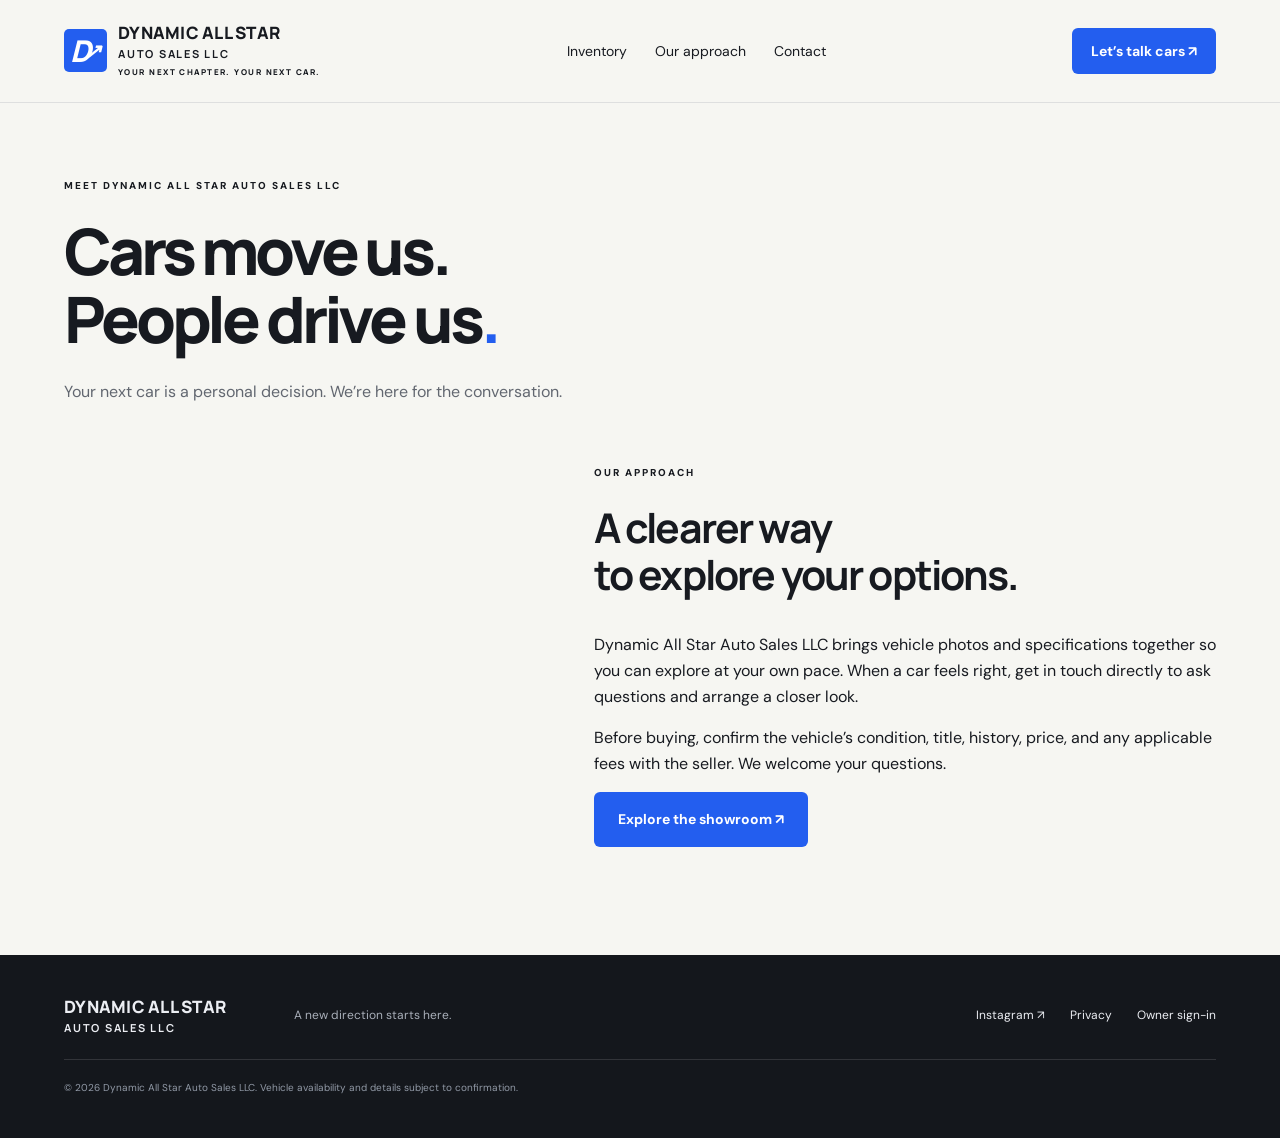
<file: about.html>
<!doctype html><html lang="en"><head><meta charset="utf-8"><meta name="viewport" content="width=device-width,initial-scale=1"><title>Our approach | Dynamic All Star Auto Sales LLC</title><meta name="description" content="Explore Dynamic All Star Auto Sales LLC vehicle photos, specifications and availability. Contact us directly about your next car."><meta name="theme-color" content="#111317"><link rel="icon" href="assets/favicon.svg"><link rel="stylesheet" href="assets/style.css"><script src="config.js" defer></script><script src="assets/app.js" defer></script></head><body data-page="about"><a class="skip" href="#main">Skip to content</a><header><div class="wrap header"><a class="brand" href="index.html"><span class="mark">D<span>↗</span></span><span><span class="brand-name">DYNAMIC ALL STAR <b>AUTO SALES LLC</b></span><small>YOUR NEXT CHAPTER. YOUR NEXT CAR.</small></span></a><nav aria-label="Main navigation"><a href="inventory.html">Inventory</a><a href="about.html">Our approach</a><a href="contact.html">Contact</a></nav><a class="button small" href="contact.html">Let’s talk cars ↗</a></div></header><main id="main"><section class="wrap page-head"><div class="eyebrow">MEET DYNAMIC ALL STAR AUTO SALES LLC</div><h1>Cars move us.<br>People drive us<span>.</span></h1><p>Your next car is a personal decision. We’re here for the conversation.</p></section><section class="wrap split"><div class="about-photo" role="img" aria-label="Illustrative car interior photograph"></div><div><div class="eyebrow">OUR APPROACH</div><h2>A clearer way<br>to explore your options.</h2><p>Dynamic All Star Auto Sales LLC brings vehicle photos and specifications together so you can explore at your own pace. When a car feels right, get in touch directly to ask questions and arrange a closer look.</p><p>Before buying, confirm the vehicle’s condition, title, history, price, and any applicable fees with the seller. We welcome your questions.</p><a href="inventory.html" class="button">Explore the showroom ↗</a></div></section></main><footer><div class="wrap foot"><a class="brand" href="index.html"><span class="brand-name">DYNAMIC ALL STAR <b>AUTO SALES LLC</b></span></a><p>A new direction starts here.</p><a href="https://www.instagram.com/dynamicauto1/" target="_blank" rel="noopener">Instagram ↗</a><a href="privacy.html">Privacy</a><a href="admin.html">Owner sign-in</a><small>© <span id="yr"></span> Dynamic All Star Auto Sales LLC. Vehicle availability and details subject to confirmation.</small></div></footer></body></html>
</file>
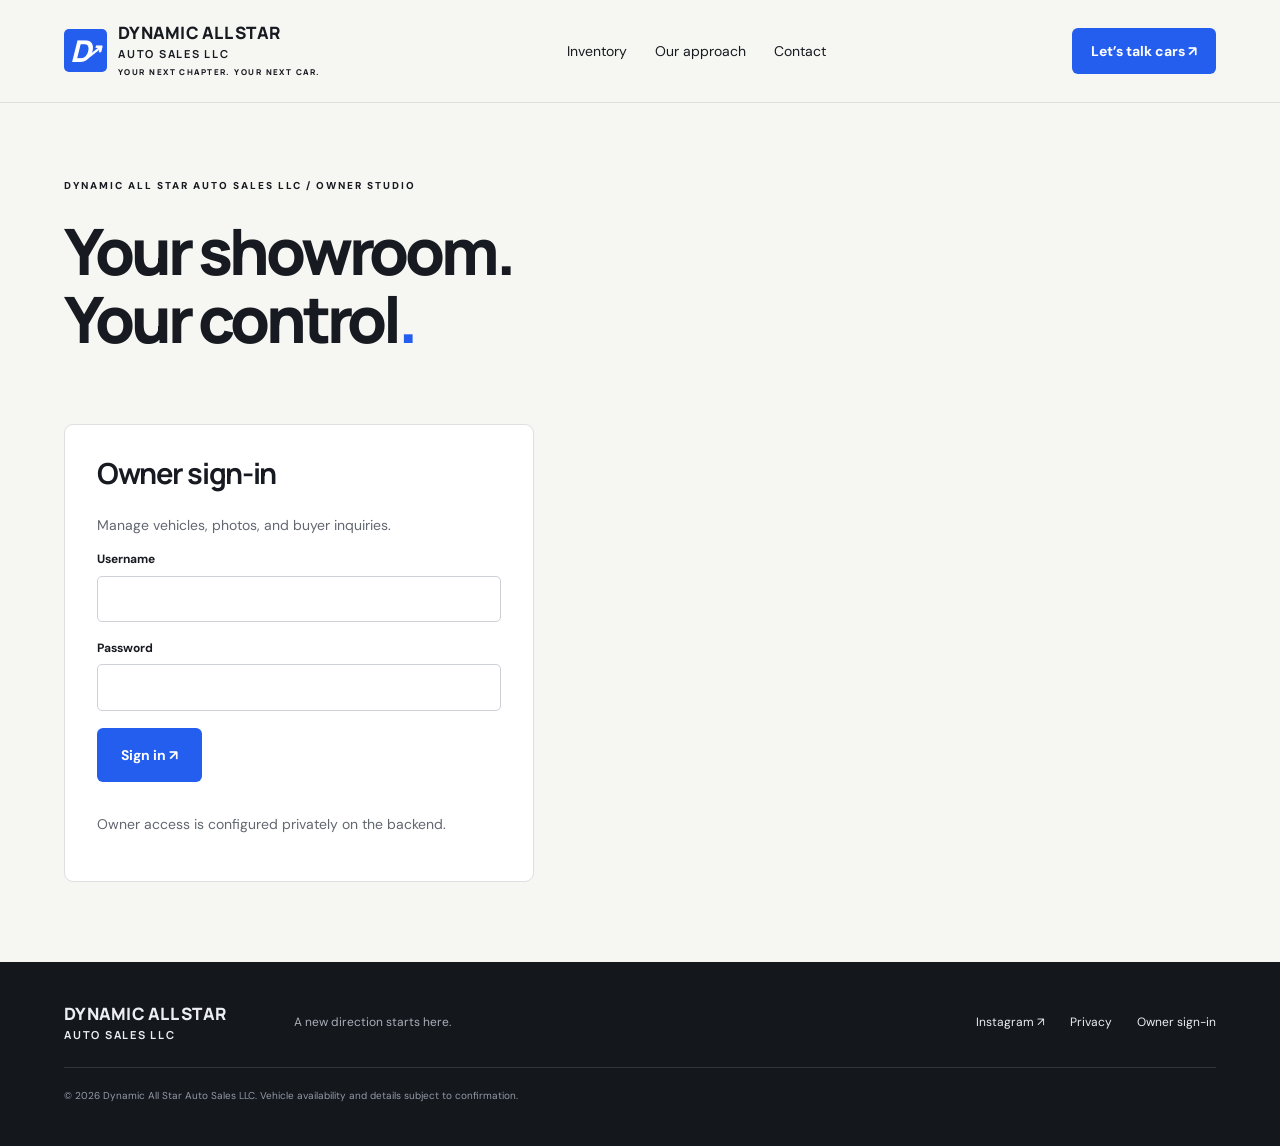
<file: admin.html>
<!doctype html><html lang="en"><head><meta charset="utf-8"><meta name="viewport" content="width=device-width,initial-scale=1"><title>Owner dashboard | Dynamic All Star Auto Sales LLC</title><meta name="description" content="Explore Dynamic All Star Auto Sales LLC vehicle photos, specifications and availability. Contact us directly about your next car."><meta name="robots" content="noindex,nofollow"><meta name="theme-color" content="#111317"><link rel="icon" href="assets/favicon.svg"><link rel="stylesheet" href="assets/style.css"><script src="config.js" defer></script><script src="assets/app.js" defer></script></head><body data-page="admin"><a class="skip" href="#main">Skip to content</a><header><div class="wrap header"><a class="brand" href="index.html"><span class="mark">D<span>↗</span></span><span><span class="brand-name">DYNAMIC ALL STAR <b>AUTO SALES LLC</b></span><small>YOUR NEXT CHAPTER. YOUR NEXT CAR.</small></span></a><nav aria-label="Main navigation"><a href="inventory.html">Inventory</a><a href="about.html">Our approach</a><a href="contact.html">Contact</a></nav><a class="button small" href="contact.html">Let’s talk cars ↗</a></div></header><main id="main"><section class="wrap page-head"><div class="eyebrow">DYNAMIC ALL STAR AUTO SALES LLC / OWNER STUDIO</div><h1>Your showroom.<br>Your control<span>.</span></h1></section><section class="wrap"><div id="loginPanel" class="panel login"><h2>Owner sign-in</h2><p>Manage vehicles, photos, and buyer inquiries.</p><form id="login" class="form"><label>Username<input name="username" autocomplete="username" required></label><label>Password<input name="password" type="password" autocomplete="current-password" required></label><button class="button">Sign in ↗</button><p role="status" class="form-status"></p></form><p class="muted">Owner access is configured privately on the backend.</p></div><div id="studio" hidden><div class="studio-bar"><div><button id="newCar" class="button">+ Add vehicle</button> <a class="secondary" href="inventory.html" target="_blank">View showroom ↗</a></div><button id="logout" class="secondary">Sign out</button></div><div class="metrics" id="metrics"></div><div class="tabs"><button data-tab="vehicles" class="active">Vehicles</button><button data-tab="leads">Buyer inquiries</button><button data-tab="settings">Business details</button></div><div id="vehiclesTab"><div id="adminCars"></div></div><div id="leadsTab" hidden><div id="leads"></div></div><div id="settingsTab" hidden><form id="settingsForm" class="form panel"><h2>Business details</h2><p>These details appear on the contact page.</p><label>Phone<input name="phone" type="tel"></label><label>Email<input name="email" type="email"></label><label>Business address<input name="address"></label><label>Hours / appointments<input name="hours"></label><button class="button">Save details</button><p class="form-status" role="status"></p></form></div><p id="studioStatus" role="status"></p></div></section><dialog id="editor"><div class="dialog-head"><div><div class="eyebrow">VEHICLE TEMPLATE</div><h2 id="editorTitle">Add a vehicle</h2></div><button id="closeEditor" class="secondary" aria-label="Close editor">✕</button></div><form id="carForm" class="form"><input name="id" type="hidden"><label>Start with a template<select id="template"><option value="">Custom vehicle</option><option>Sedan</option><option>SUV</option><option>Truck</option><option>Coupe</option><option>Hatchback</option><option>Van</option><option>Convertible</option><option>Wagon</option></select></label><div id="carFields" class="two"></div><label>Description<textarea name="description" rows="4" maxlength="6000"></textarea></label><label>Features (one per line)<textarea name="features" rows="3" placeholder="Heated seats&#10;Backup camera"></textarea></label><label>Vehicle photos<input id="photos" type="file" accept="image/jpeg,image/png,image/webp" multiple></label><small>JPG, PNG or WebP • up to 24 photos • 12 MB each. First photo is the cover. Remove and re-upload photos to change their order.</small><div id="photoPreview" class="photo-preview"></div><label>Listing status<select name="status"><option value="draft">Draft — hidden from buyers</option><option value="available">Available — publish</option><option value="pending">Pending</option><option value="sold">Sold</option></select></label><button class="button" id="saveCar">Save vehicle ↗</button><p class="form-status" role="status"></p></form></dialog></main><footer><div class="wrap foot"><a class="brand" href="index.html"><span class="brand-name">DYNAMIC ALL STAR <b>AUTO SALES LLC</b></span></a><p>A new direction starts here.</p><a href="https://www.instagram.com/dynamicauto1/" target="_blank" rel="noopener">Instagram ↗</a><a href="privacy.html">Privacy</a><a href="admin.html">Owner sign-in</a><small>© <span id="yr"></span> Dynamic All Star Auto Sales LLC. Vehicle availability and details subject to confirmation.</small></div></footer></body></html>
</file>
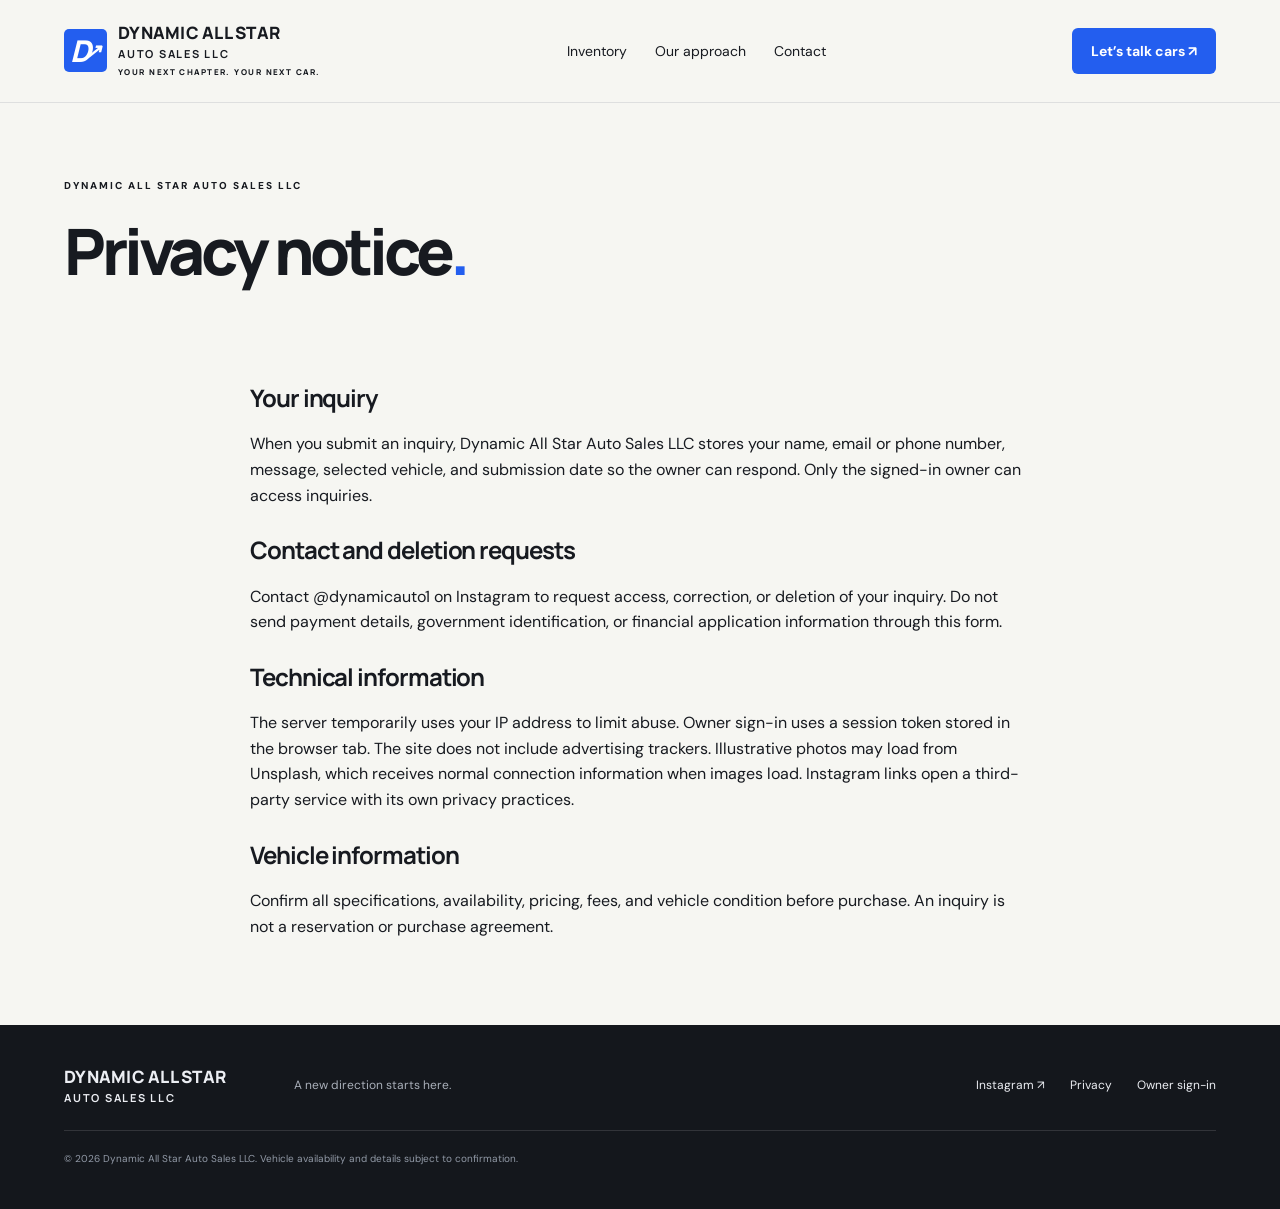
<file: privacy.html>
<!doctype html><html lang="en"><head><meta charset="utf-8"><meta name="viewport" content="width=device-width,initial-scale=1"><title>Privacy notice | Dynamic All Star Auto Sales LLC</title><meta name="description" content="Explore Dynamic All Star Auto Sales LLC vehicle photos, specifications and availability. Contact us directly about your next car."><meta name="theme-color" content="#111317"><link rel="icon" href="assets/favicon.svg"><link rel="stylesheet" href="assets/style.css"><script src="config.js" defer></script><script src="assets/app.js" defer></script></head><body data-page="privacy"><a class="skip" href="#main">Skip to content</a><header><div class="wrap header"><a class="brand" href="index.html"><span class="mark">D<span>↗</span></span><span><span class="brand-name">DYNAMIC ALL STAR <b>AUTO SALES LLC</b></span><small>YOUR NEXT CHAPTER. YOUR NEXT CAR.</small></span></a><nav aria-label="Main navigation"><a href="inventory.html">Inventory</a><a href="about.html">Our approach</a><a href="contact.html">Contact</a></nav><a class="button small" href="contact.html">Let’s talk cars ↗</a></div></header><main id="main"><section class="wrap page-head"><div class="eyebrow">DYNAMIC ALL STAR AUTO SALES LLC</div><h1>Privacy notice<span>.</span></h1></section><article class="wrap prose"><h2>Your inquiry</h2><p>When you submit an inquiry, Dynamic All Star Auto Sales LLC stores your name, email or phone number, message, selected vehicle, and submission date so the owner can respond. Only the signed-in owner can access inquiries.</p><h2>Contact and deletion requests</h2><p>Contact @dynamicauto1 on Instagram to request access, correction, or deletion of your inquiry. Do not send payment details, government identification, or financial application information through this form.</p><h2>Technical information</h2><p>The server temporarily uses your IP address to limit abuse. Owner sign-in uses a session token stored in the browser tab. The site does not include advertising trackers. Illustrative photos may load from Unsplash, which receives normal connection information when images load. Instagram links open a third-party service with its own privacy practices.</p><h2>Vehicle information</h2><p>Confirm all specifications, availability, pricing, fees, and vehicle condition before purchase. An inquiry is not a reservation or purchase agreement.</p></article></main><footer><div class="wrap foot"><a class="brand" href="index.html"><span class="brand-name">DYNAMIC ALL STAR <b>AUTO SALES LLC</b></span></a><p>A new direction starts here.</p><a href="https://www.instagram.com/dynamicauto1/" target="_blank" rel="noopener">Instagram ↗</a><a href="privacy.html">Privacy</a><a href="admin.html">Owner sign-in</a><small>© <span id="yr"></span> Dynamic All Star Auto Sales LLC. Vehicle availability and details subject to confirmation.</small></div></footer></body></html>
</file>
<file: assets/style.css>
@import url('https://fonts.googleapis.com/css2?family=DM+Sans:wght@400;500;600;700&family=Manrope:wght@400;500;600;700;800&display=swap');
:root{--bg:#f6f6f2;--ink:#171a20;--muted:#626770;--blue:#235eef;--line:#dedfdf}*{box-sizing:border-box}body{margin:0;background:var(--bg);color:var(--ink);font-family:'DM Sans',Arial,sans-serif;line-height:1.6}h1,h2,h3,.brand{font-family:Manrope,Arial,sans-serif}h1,h2,h3,p{margin-top:0}h1{font-size:clamp(42px,6.3vw,88px);line-height:1.06;letter-spacing:-.065em;font-weight:800;margin-bottom:26px}h1 span{color:var(--blue)}h2{font-size:clamp(29px,3.2vw,44px);line-height:1.15;letter-spacing:-.045em}h3{line-height:1.3;font-size:22px;letter-spacing:-.03em}a{color:inherit;text-decoration:none}button,input,select,textarea{font:inherit}button,a,input,select,textarea{touch-action:manipulation}button{cursor:pointer}button:disabled{opacity:.5;cursor:wait}a:focus-visible,button:focus-visible{outline:3px solid #76a0ff;outline-offset:4px}.wrap{width:min(1240px,90%);margin:auto}header{background:var(--bg);border-bottom:1px solid var(--line)}.header{display:flex;align-items:center;justify-content:space-between;gap:24px;min-height:102px}.brand{display:flex;align-items:center;gap:11px;font-weight:800;font-size:21px;letter-spacing:-.035em;white-space:nowrap}.brand b{font-weight:500}.brand small{display:block;font-size:8px;letter-spacing:.18em;margin-top:2px}.mark{display:flex;align-items:center;justify-content:center;background:var(--blue);color:white;width:43px;height:43px;font-size:30px;font-style:italic;border-radius:5px}.mark span{font-size:20px;margin-left:-6px}nav{display:flex;gap:28px;font-size:14px}nav a:hover,.text-link:hover{color:var(--blue)}.button,.secondary,.ghost{display:inline-flex;justify-content:center;align-items:center;gap:12px;padding:15px 23px;border:1px solid transparent;border-radius:6px;font-weight:700;font-size:14px}.button{background:var(--blue);color:white}.button:hover{background:#1647c5}.small{padding:11px 18px}.secondary{background:transparent;border-color:#c9cdd3;color:var(--ink)}.ghost{color:white;border-color:#fff5;background:#ffffff0a}.hero{position:relative;isolation:isolate;min-height:660px;color:white;background:#13171e url('https://images.unsplash.com/photo-1503376780353-7e6692767b70?auto=format&fit=crop&w=2200&q=85') center 54%/cover}.hero:before{content:'';position:absolute;inset:0;z-index:-1;background:linear-gradient(90deg,#0b1019eb,#0b1019b0 45%,#0b101915),linear-gradient(0deg,#11172288,transparent 60%)}.hero-inner{padding-top:86px;padding-bottom:80px}.eyebrow{font-size:10px;letter-spacing:.2em;font-weight:800;margin-bottom:23px}.hero h1{max-width:750px}.hero p{font-size:17px;line-height:1.7;color:#e4e5e9;max-width:510px}.actions{display:flex;gap:12px;flex-wrap:wrap;margin-top:30px}.hero-caption{display:block;margin-top:63px;color:#c3c8d0;font-size:11px;letter-spacing:.06em}.photo-note{position:absolute;bottom:12px;right:16px;color:#dde3ed;font-size:9px}.strip{display:flex;justify-content:space-between;gap:16px;padding:27px 0;border-bottom:1px solid var(--line);font-size:10px;font-weight:700;letter-spacing:.13em}.section{padding:72px 0}.section-head{display:flex;justify-content:space-between;align-items:end;gap:24px;margin-bottom:30px}.section-head h2{margin:0}.section-head .eyebrow{margin-bottom:14px}.text-link{font-size:14px;font-weight:700}.cards{display:grid;grid-template-columns:repeat(3,1fr);gap:25px}.card{background:white;border:1px solid #e3e4e4;border-radius:10px;overflow:hidden;transition:transform .2s,box-shadow .2s}.card:hover{transform:translateY(-4px);box-shadow:0 14px 32px #14203a12}.card-image{position:relative;background:#e7e9ec;aspect-ratio:1.48;overflow:hidden}.card-image img{width:100%;height:100%;object-fit:cover}.badge{display:inline-block;border-radius:3px;padding:5px 9px;font-size:10px;letter-spacing:.07em;font-weight:800;text-transform:uppercase;background:white;color:var(--ink)}.card-image .badge{position:absolute;left:15px;top:15px}.badge.available{background:#e8f3ec;color:#216241}.badge.sold{background:#eee;color:#53565c}.card-copy{padding:21px}.card-copy h3{font-size:21px;margin-bottom:4px}.card-copy p{font-size:12px;color:var(--muted);margin-bottom:17px}.card-bottom{border-top:1px solid var(--line);padding-top:15px;display:flex;align-items:center;justify-content:space-between}.price{font-size:24px;font-weight:700;letter-spacing:-.04em}.arrow{background:#eef2fc;color:var(--blue);width:32px;height:32px;border-radius:50%;text-align:center;line-height:32px}.approach{padding:60px 0 90px;display:grid;grid-template-columns:1fr 1fr;gap:70px}.steps article{display:flex;gap:22px;border-bottom:1px solid var(--line);padding:20px 0}.steps article b{color:var(--blue);font-size:12px}.steps h3{font-size:18px;margin-bottom:8px}.steps p{font-size:14px;color:var(--muted);margin-bottom:0}.cta{background:#e9edf5;padding:42px;border-radius:10px;display:flex;justify-content:space-between;align-items:center;gap:30px;margin-bottom:80px}.cta h2{margin-bottom:0}.cta .eyebrow{margin-bottom:12px}footer{background:#14171c;color:#eceef3;padding:42px 0}.foot{display:flex;align-items:center;gap:25px;flex-wrap:wrap;font-size:12px}.foot p{margin:0 auto 0 0;color:#a9afb9}.foot small{width:100%;border-top:1px solid #ffffff20;padding-top:20px;color:#929aa7}.page-head{padding:75px 0 45px}.page-head h1{font-size:clamp(40px,5vw,66px)}.page-head p,.muted{color:var(--muted)}.filters{display:flex;align-items:end;gap:16px;padding:22px;background:white;border:1px solid var(--line);border-radius:8px}.filters label{flex:1}.filters label:first-child{flex:1.5}label{font-size:12px;font-weight:700;display:block}input,select,textarea{display:block;width:100%;min-height:46px;margin-top:6px;border:1px solid #cdd0d6;border-radius:5px;background:white;padding:11px 12px;color:var(--ink);font-size:14px}input:focus,textarea:focus,select:focus{outline:2px solid #235eef55;border-color:var(--blue)}.form{display:grid;gap:17px}.two{display:grid;grid-template-columns:1fr 1fr;gap:16px}.split{display:grid;grid-template-columns:.85fr 1.15fr;gap:70px;padding-bottom:90px}.panel{padding:32px;background:white;border:1px solid var(--line);border-radius:9px}.panel h2{font-size:29px}.panel p{color:var(--muted);font-size:14px}.check{display:flex;align-items:start;gap:10px;font-weight:400}.check input{width:18px;min-height:18px;margin:4px 0}.check a{text-decoration:underline}.trap{position:absolute;left:-9999px}.form-status{font-size:14px;overflow-wrap:anywhere}.form-status.error{color:#a32b2b}.form-status.success{color:#226b49}.form .button{justify-self:start}.about-photo{min-height:400px;background:url('https://images.unsplash.com/photo-1507136566006-cfc505b114fc?auto=format&fit=crop&w=1000&q=85') center/cover;border-radius:10px}.prose{max-width:780px;padding-bottom:70px}.prose h2{font-size:24px;margin-top:28px}.empty{grid-column:1/-1;padding:50px 28px;border:1px dashed #b9bfca;border-radius:9px;text-align:center}.empty h3{font-size:25px}.notice{padding:14px 18px;background:#e9edf8;border:1px solid #cfd9f1;border-radius:6px;font-size:13px;margin-bottom:23px}.gallery-main{width:100%;aspect-ratio:1.5;object-fit:cover;background:#e5e5e5;border-radius:10px}.vehicle-layout{display:grid;grid-template-columns:1.3fr .8fr;gap:38px;margin-top:28px}.vehicle-info{align-self:start;background:white;border:1px solid var(--line);border-radius:9px;padding:28px}.vehicle-info h1{font-size:38px;letter-spacing:-.045em;margin-top:18px}.vehicle-info .price{font-size:36px}.vehicle-info .button{width:100%;margin-top:20px}.thumbnails{display:flex;gap:10px;overflow-x:auto;padding:12px 0}.thumbnails button{padding:0;border:2px solid transparent;border-radius:5px;background:none;flex-shrink:0}.thumbnails button:focus{border-color:var(--blue)}.thumbnails img{width:86px;height:64px;object-fit:cover;display:block;border-radius:3px}.specs{display:grid;grid-template-columns:repeat(3,1fr);gap:1px;background:var(--line);border:1px solid var(--line);border-radius:8px;overflow:hidden;margin:25px 0}.specs div{background:var(--bg);padding:17px}.specs dt{font-size:10px;text-transform:uppercase;letter-spacing:.1em;color:var(--muted)}.specs dd{margin:5px 0 0;font-size:15px;font-weight:700}.description{white-space:pre-line}.feature-list{display:flex;gap:8px;flex-wrap:wrap;padding:0;list-style:none}.feature-list li{border:1px solid var(--line);border-radius:20px;padding:7px 15px;font-size:12px}.login{max-width:470px;margin-bottom:80px}.studio-bar{display:flex;justify-content:space-between;gap:12px;flex-wrap:wrap}.metrics{display:grid;grid-template-columns:repeat(3,1fr);gap:18px;margin:25px 0}.metrics div{padding:20px;border:1px solid var(--line);background:white;border-radius:8px;font-size:12px;color:var(--muted)}.metrics b{display:block;font-size:32px;color:var(--ink)}.tabs{display:flex;gap:25px;margin-bottom:28px;border-bottom:1px solid var(--line);overflow-x:auto}.tabs button{background:none;border:0;padding:13px 0;white-space:nowrap}.tabs .active{color:var(--blue);border-bottom:3px solid var(--blue)}.admin-row{display:flex;gap:20px;padding:19px;background:white;border:1px solid var(--line);border-radius:8px;align-items:center;margin-bottom:12px}.admin-row img{width:100px;height:75px;object-fit:cover;border-radius:4px}.admin-row .row-info{flex:1}.row-info h3{font-size:18px;margin-bottom:3px}.row-info p{margin:0;font-size:12px}.admin-row .secondary{padding:8px 13px}.lead{background:white;border:1px solid var(--line);padding:25px;border-radius:8px;margin-bottom:15px}.lead p{white-space:pre-line}.lead select{max-width:200px}.lead a{color:var(--blue);text-decoration:underline}dialog{max-width:780px;width:94%;max-height:92vh;border:0;border-radius:12px;padding:30px;background:var(--bg);color:var(--ink)}dialog::backdrop{background:#081124b3}.dialog-head{display:flex;justify-content:space-between;align-items:start;gap:16px}.dialog-head h2{font-size:29px}.dialog-head .eyebrow{margin-bottom:9px}.photo-preview{display:flex;gap:10px;flex-wrap:wrap}.photo-preview img{width:100px;height:75px;object-fit:cover;border-radius:4px}.photo-preview button{display:block;width:100%;border:0;font-size:11px;padding:5px}.skip{position:absolute;top:-100px;left:12px;padding:10px;background:white;z-index:99}.skip:focus{top:10px}[hidden]{display:none!important}main{min-height:65vh}#inventory{padding-bottom:70px}#businessContact{margin-top:26px;overflow-wrap:anywhere}#businessContact a{text-decoration:underline}#businessContact p{white-space:pre-line}
@media(max-width:900px){.header{gap:12px;flex-wrap:wrap;padding:20px 0;min-height:90px}.header nav{order:3;width:100%;justify-content:center;border-top:1px solid var(--line);padding-top:14px;gap:35px}.cards{grid-template-columns:repeat(2,1fr)}.hero{min-height:600px}.hero-inner{padding-top:70px}.hero h1{font-size:65px}.approach{gap:35px}.filters{flex-wrap:wrap}.filters label{flex:1 1 40%}.split{gap:30px}.vehicle-layout{grid-template-columns:1fr}.specs{grid-template-columns:repeat(3,1fr)}}
@media(max-width:600px){.wrap{width:90%}.brand{font-size:17px}.brand small{font-size:6px}.mark{width:34px;height:34px;font-size:26px}.header>.button{font-size:11px;padding:10px}.hero{min-height:610px;background-position:60% center}.hero:before{background:linear-gradient(90deg,#0b1019e6,#0b101970),linear-gradient(0deg,#0b1019bb,transparent)}.hero h1{font-size:49px;letter-spacing:-.06em}.hero-inner{padding-top:65px}.hero p{font-size:15px}.hero .eyebrow{font-size:8px}.hero-caption{margin-top:40px}.actions{gap:10px}.actions .button,.actions .ghost{font-size:12px;padding:13px 16px}.strip{gap:12px;font-size:8px;letter-spacing:.04em;padding:23px 0}.cards{grid-template-columns:1fr;gap:20px}.section{padding:48px 0}.section-head{align-items:start;flex-direction:column;gap:15px}.section-head h2{font-size:31px}.approach{grid-template-columns:1fr;padding:35px 0 55px;gap:22px}.cta{flex-direction:column;align-items:start;padding:26px;margin-bottom:50px}.foot{gap:20px}.foot .brand,.foot p{width:100%}.page-head{padding-top:46px}.page-head h1{font-size:43px}.filters{padding:16px;gap:14px}.filters label:first-child{flex-basis:100%}.filters label{min-width:0}.filters .secondary{padding:10px}.split{grid-template-columns:1fr;gap:35px}.panel{padding:24px}.two{grid-template-columns:1fr}.specs{grid-template-columns:repeat(2,1fr)}.vehicle-info{padding:23px}.vehicle-info h1{font-size:32px}.metrics{gap:9px}.metrics div{padding:12px;font-size:10px}.metrics b{font-size:26px}.admin-row{flex-wrap:wrap;gap:12px}.admin-row img{width:72px;height:56px}.admin-row .row-info{min-width:160px}dialog{padding:22px}.studio-bar .button,.studio-bar .secondary{font-size:11px;padding:12px}.photo-note{font-size:8px}}
@media(prefers-reduced-motion:reduce){*{transition:none!important;scroll-behavior:auto!important}}

/* Full business name, arranged for readable branding on every screen. */
.brand-name{display:block;line-height:1.15;letter-spacing:.015em;font-size:17px}.brand-name b{display:block;font-size:11px;letter-spacing:.16em;margin-top:5px;font-weight:700}.brand small{margin-top:6px}.brand{white-space:normal}.hero .eyebrow{max-width:640px}.foot .brand-name{min-width:205px}
@media(max-width:600px){.brand-name{font-size:14px}.brand-name b{font-size:9px;letter-spacing:.13em}.brand small{font-size:5px}.header{display:grid;grid-template-columns:minmax(0,1fr) auto;gap:14px 10px}.header>.brand{min-width:0;gap:7px}.header .mark{flex-shrink:0;width:28px;height:28px;font-size:22px}.header .brand-name{font-size:clamp(10px,3vw,14px)}.header>.button{display:inline-flex;white-space:nowrap;min-height:44px;padding:9px;font-size:10px}.header nav{grid-column:1/-1}.header nav{gap:32px}.hero .eyebrow{font-size:8px;max-width:290px;line-height:1.8}}
</file>
